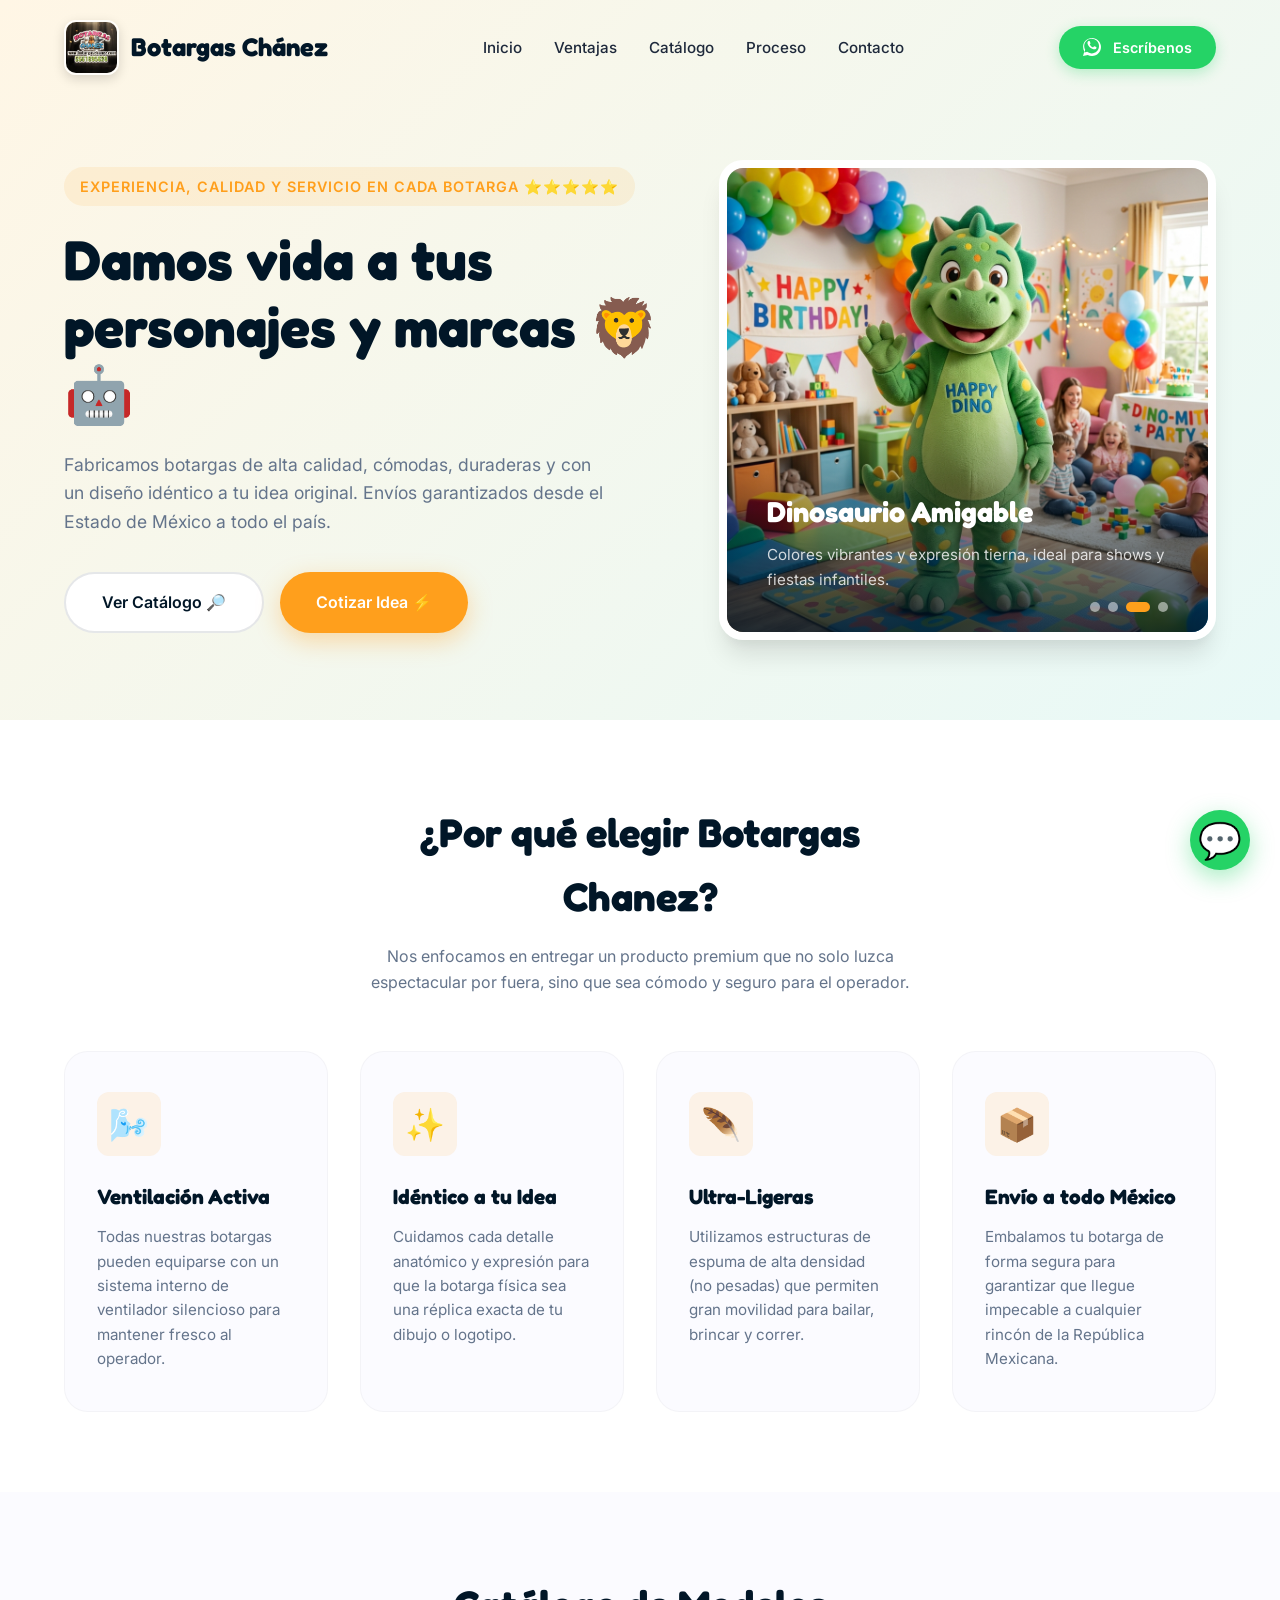
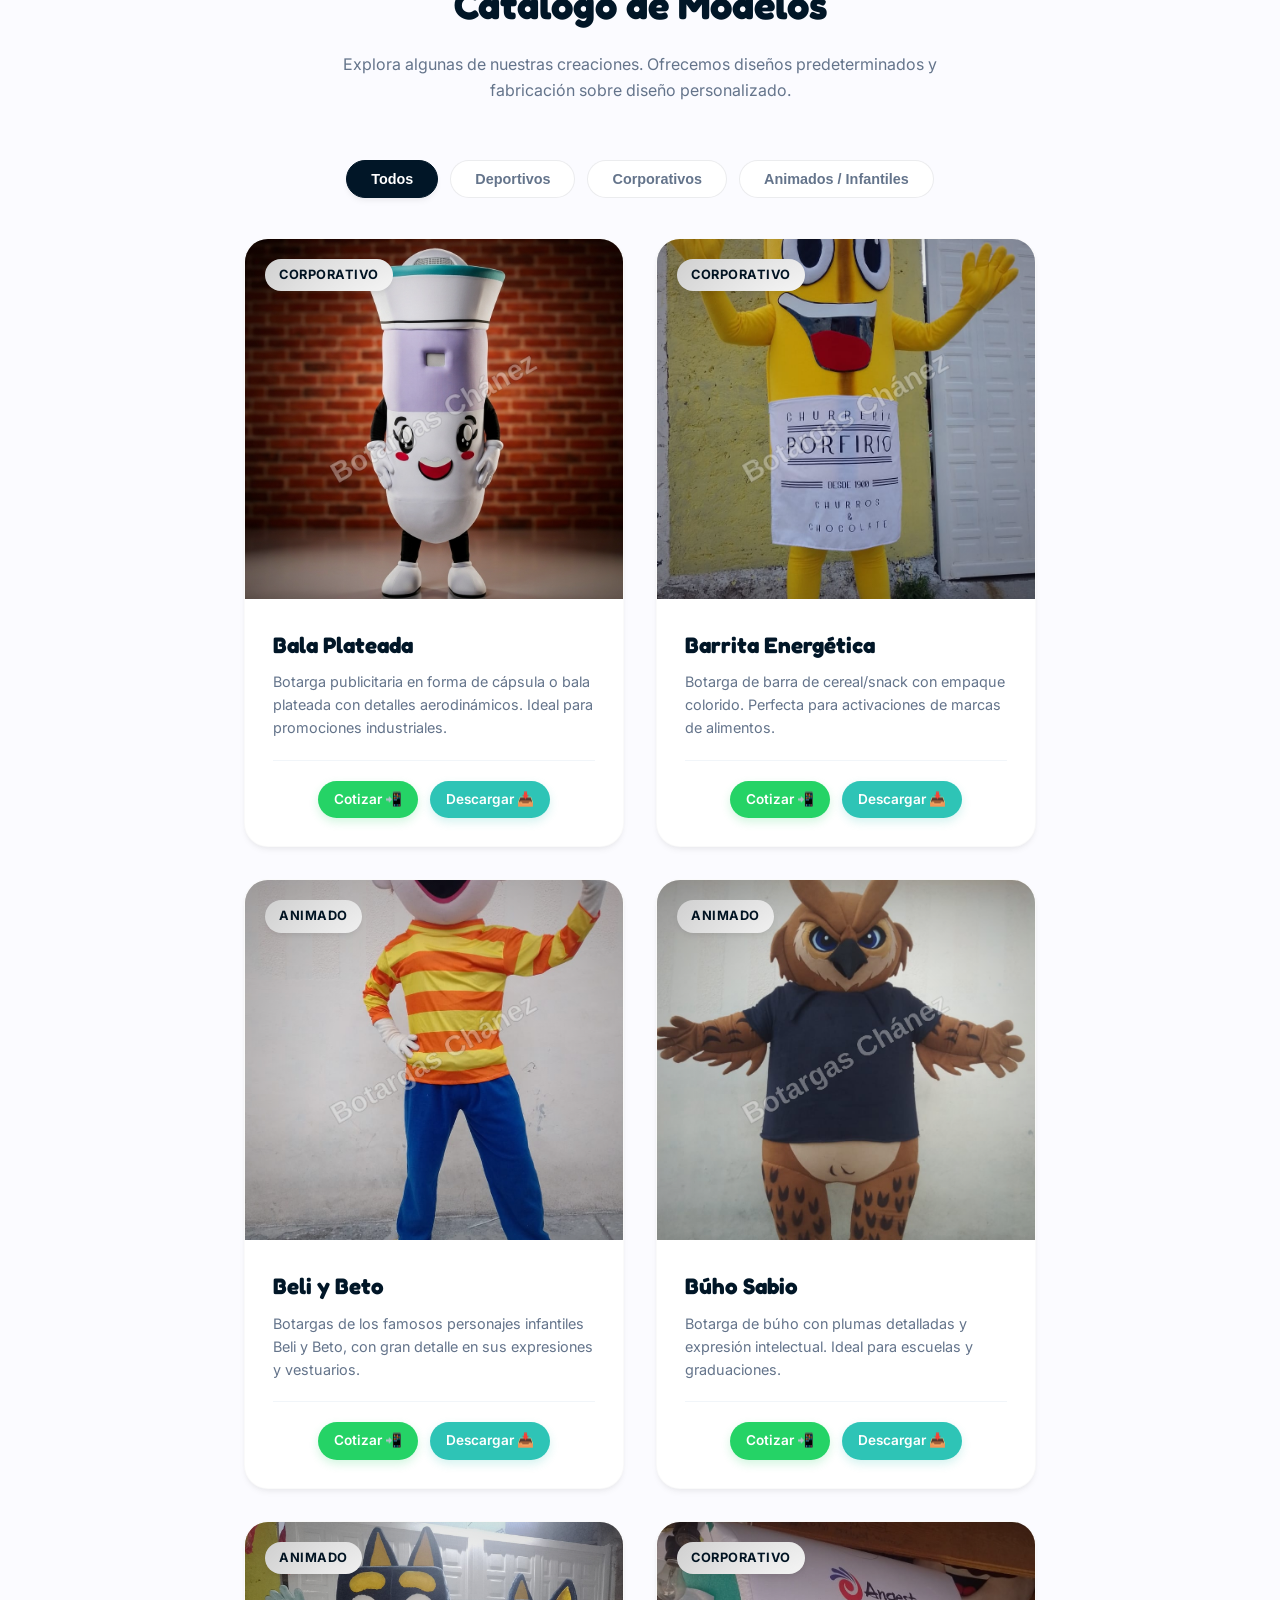
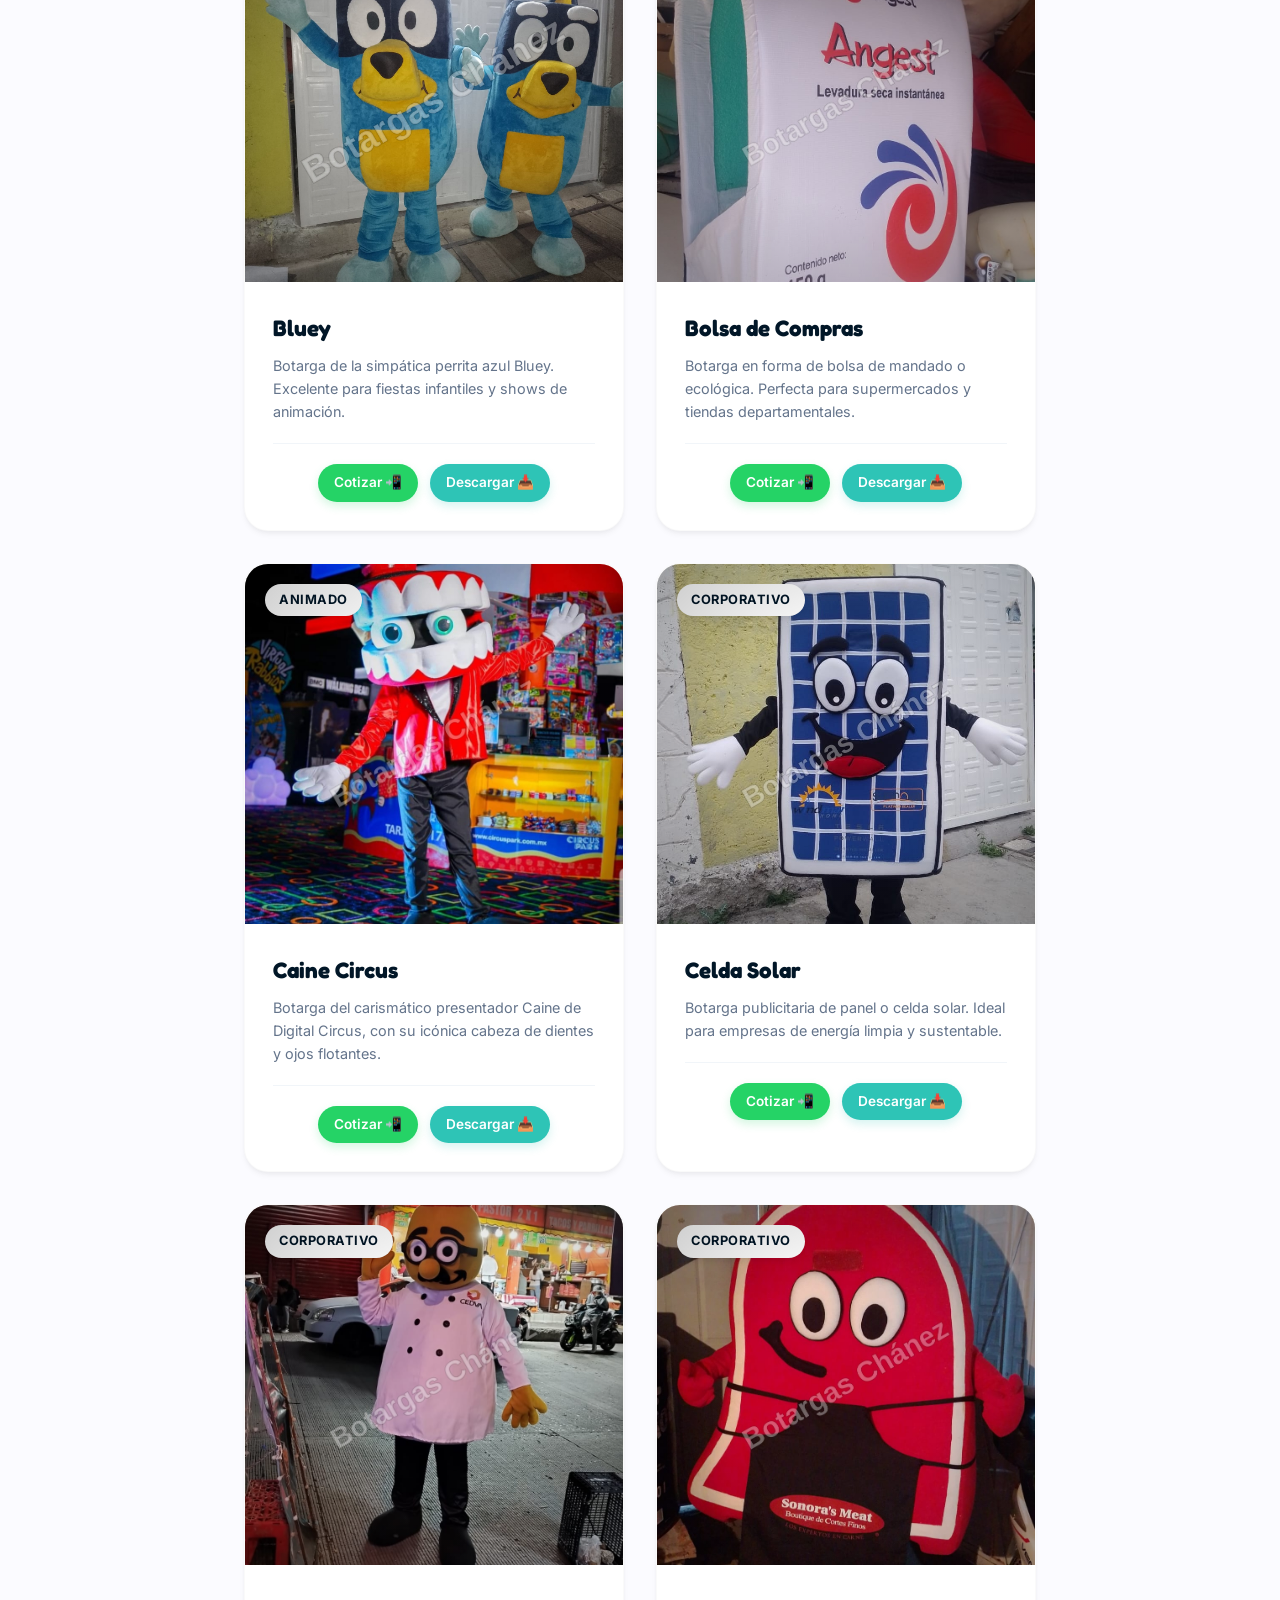
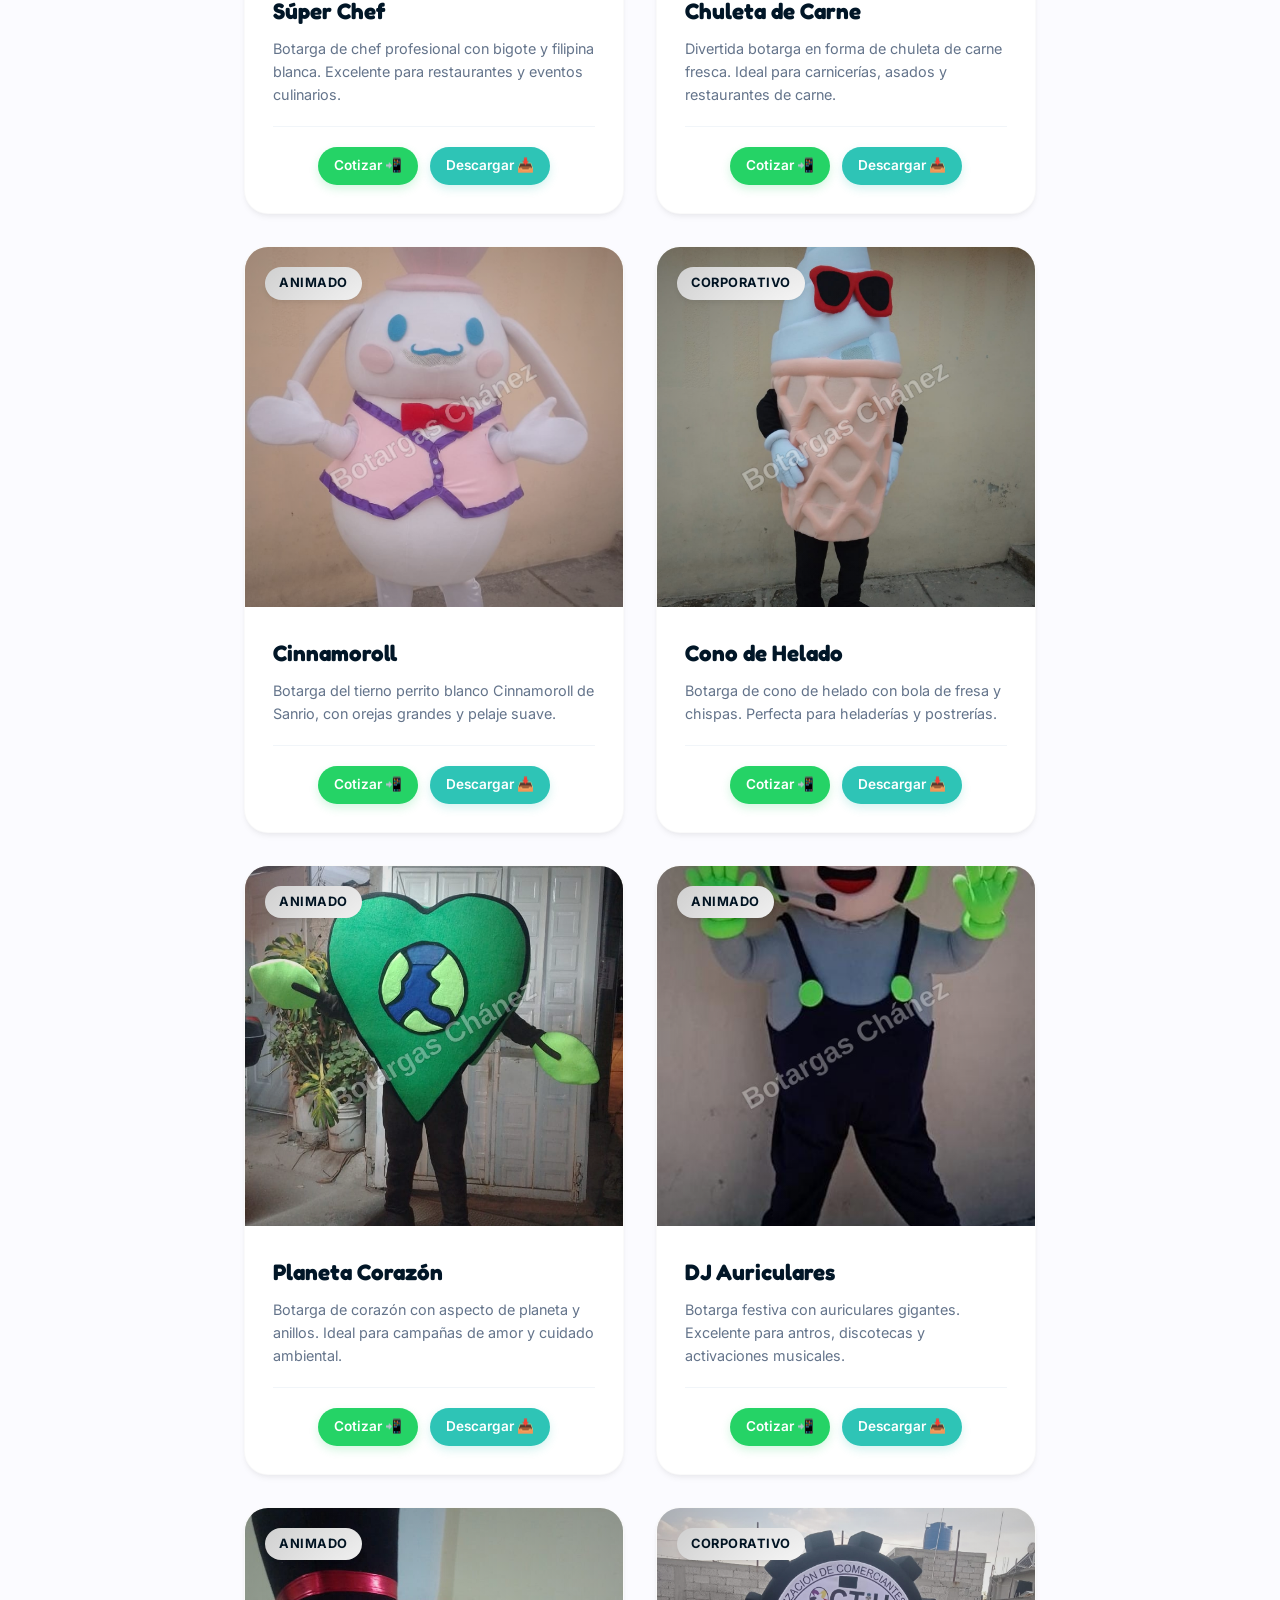
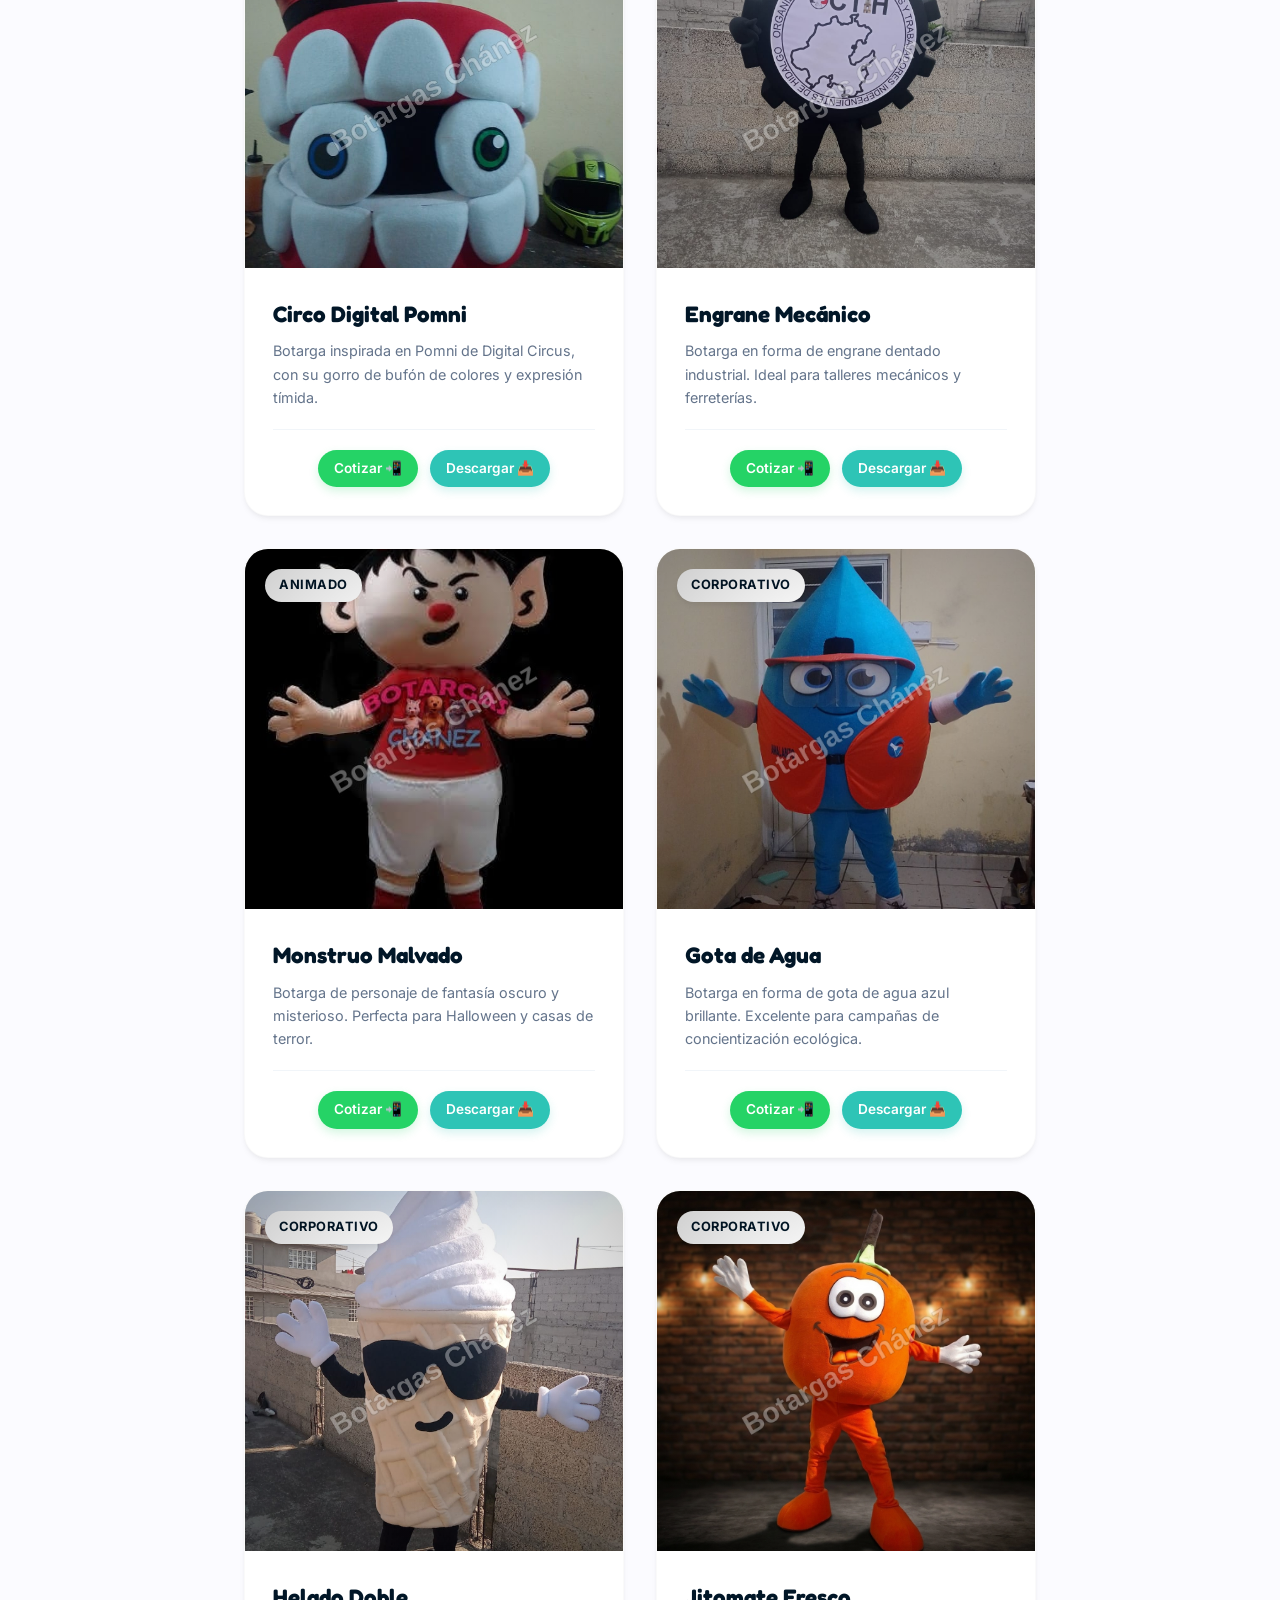
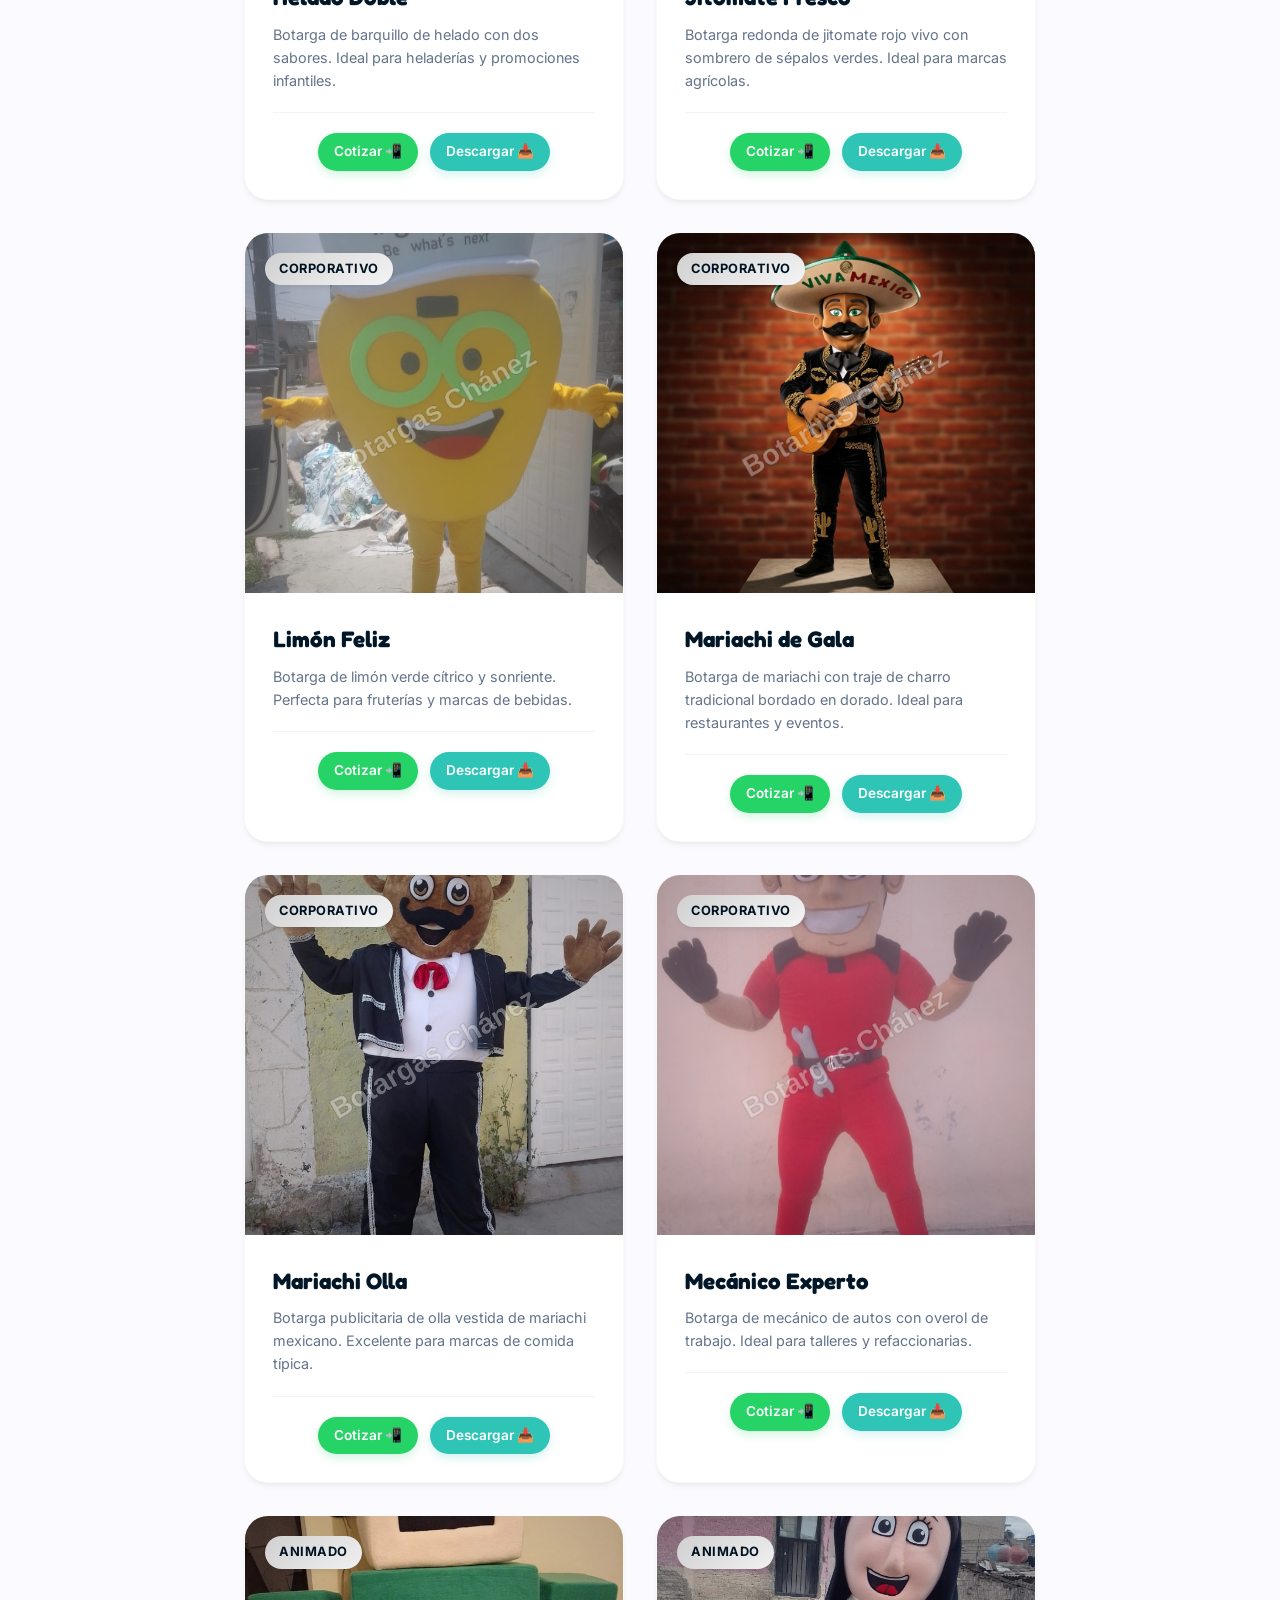
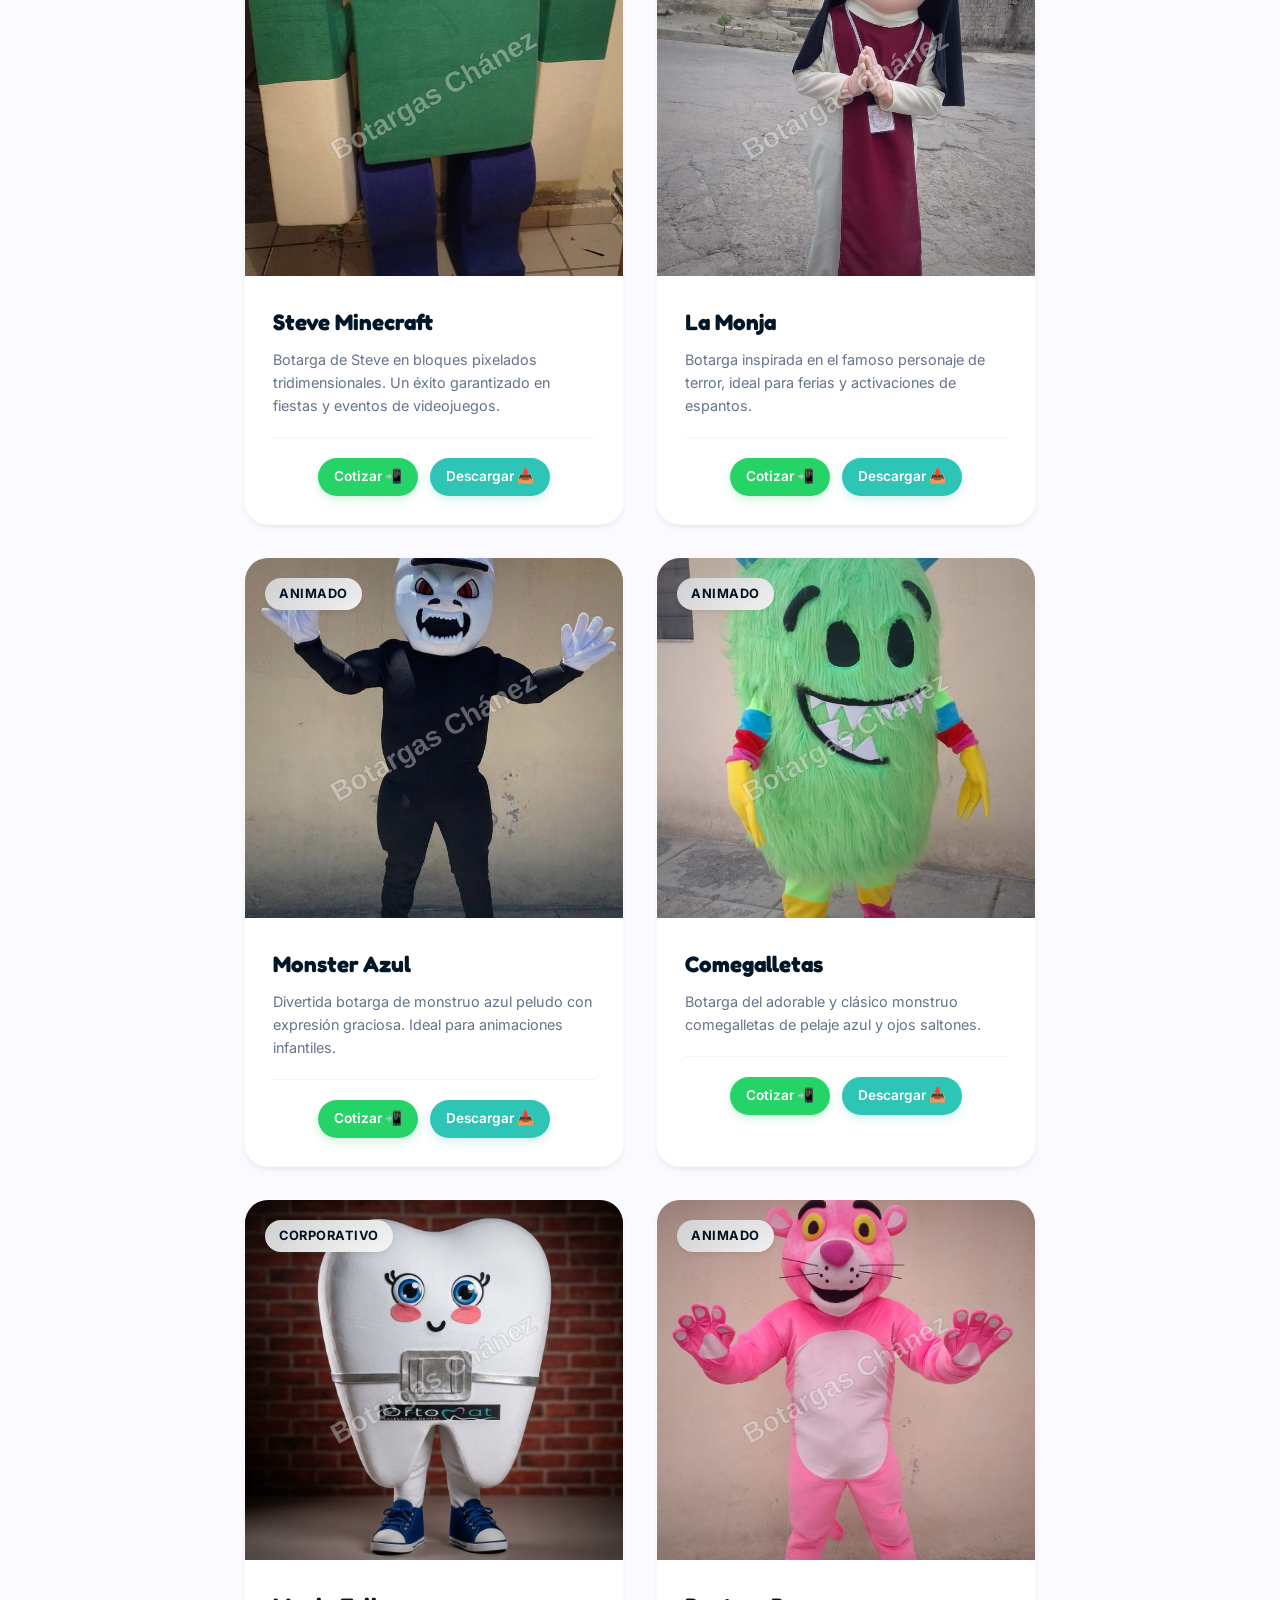
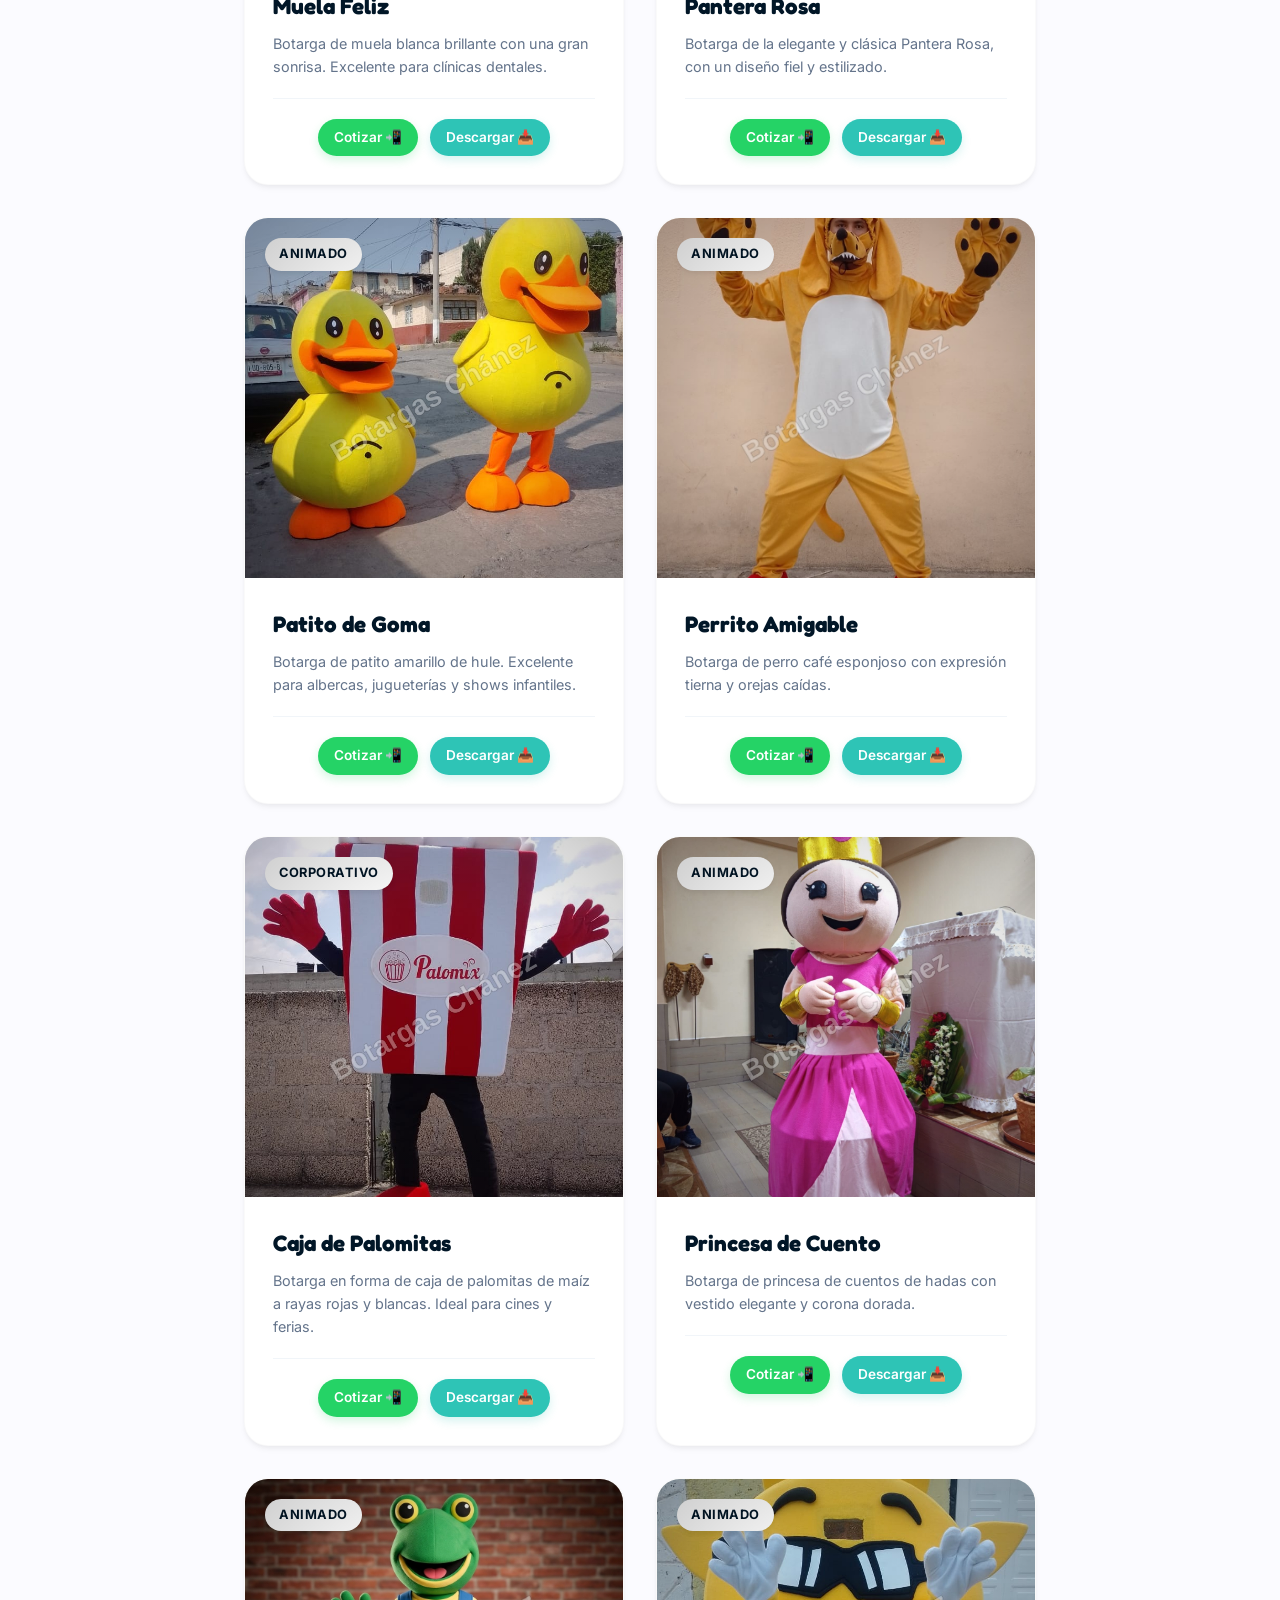
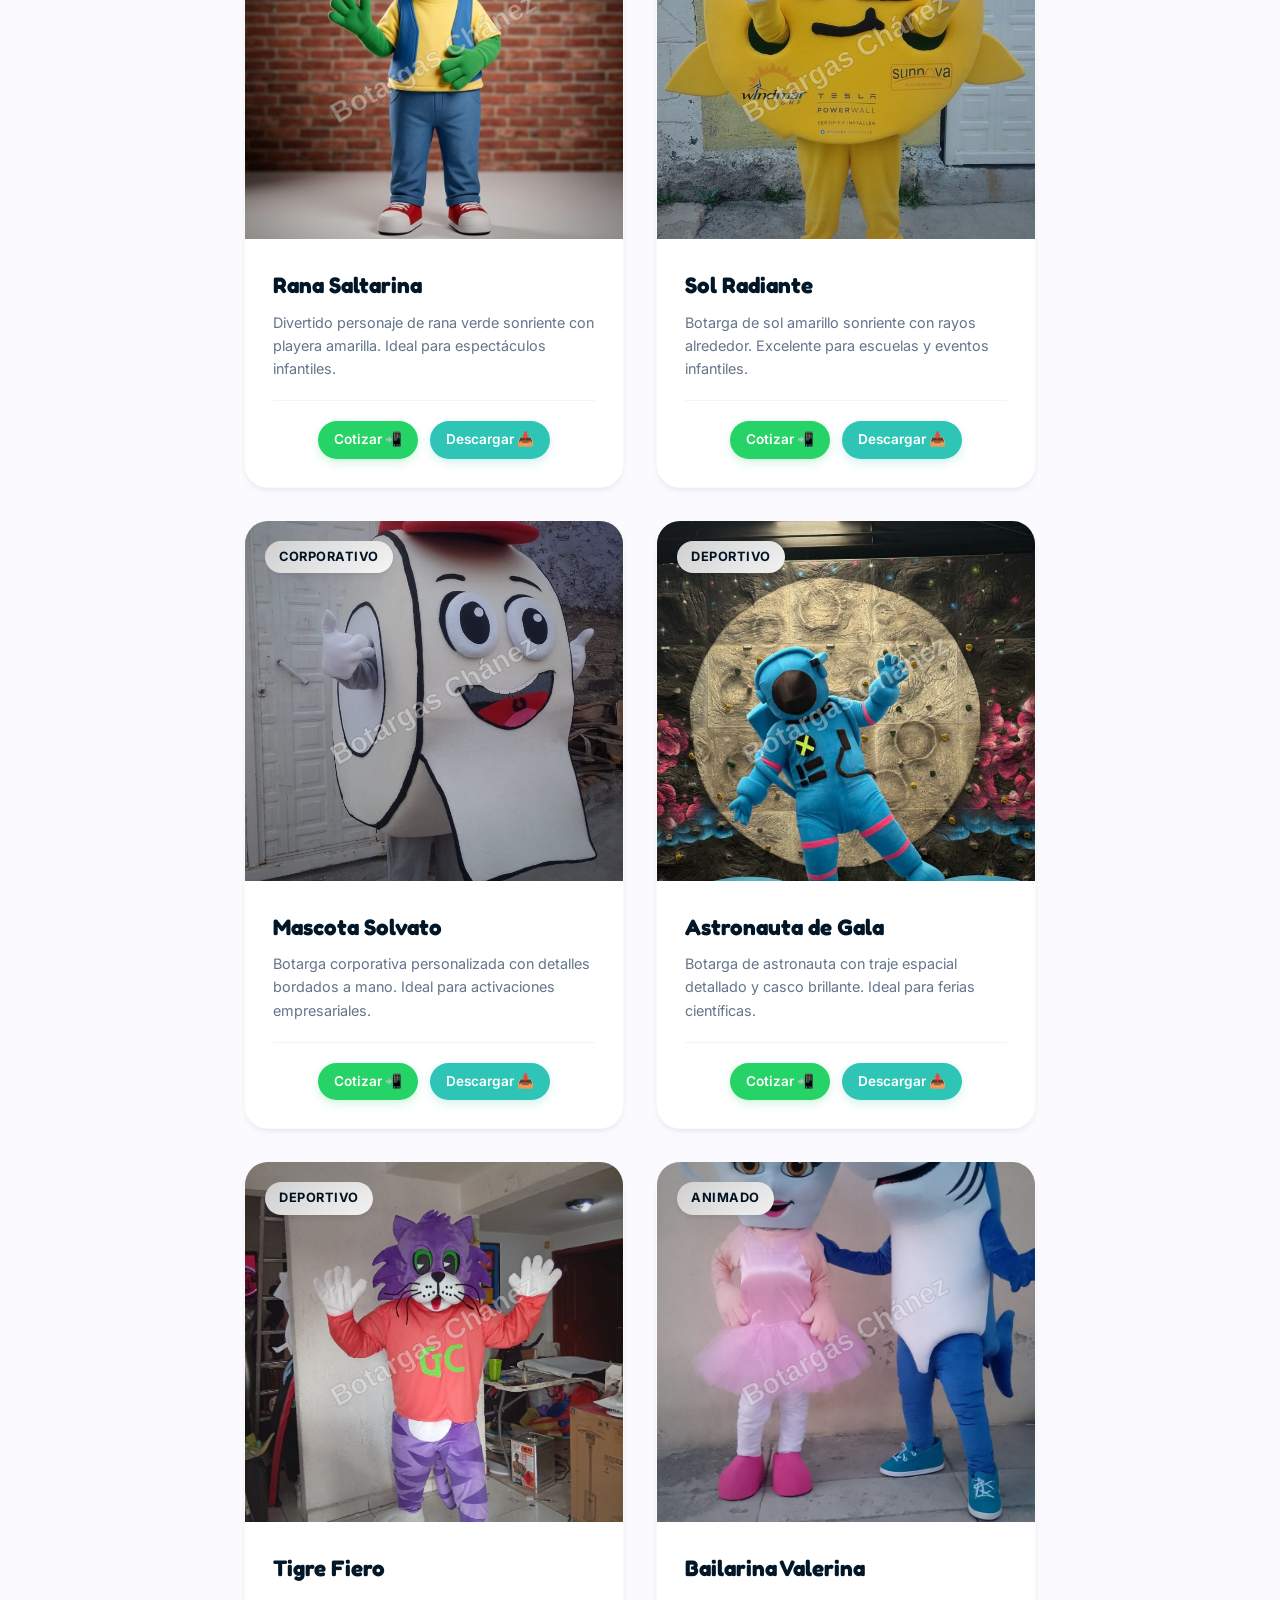
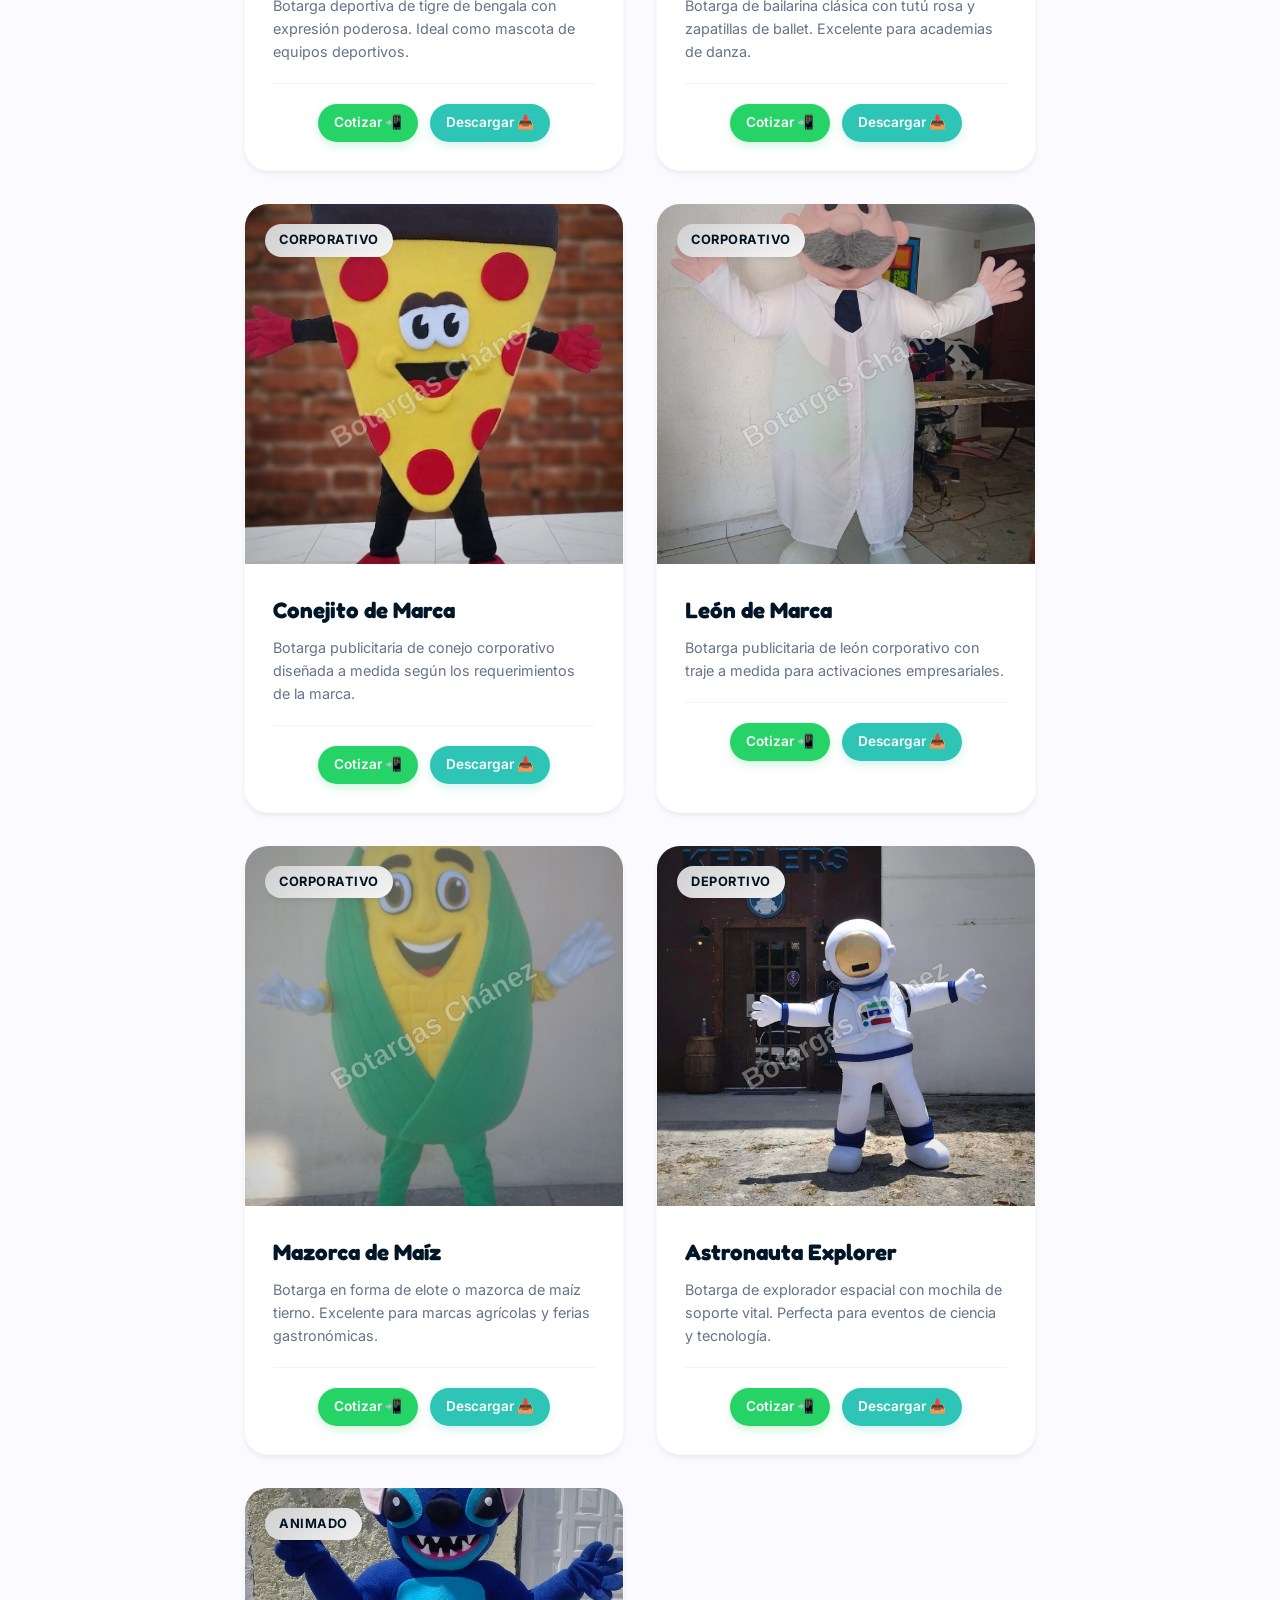
<file: index.html>
<!DOCTYPE html>
<html lang="es">
<head>
    <meta charset="UTF-8">
    <meta name="viewport" content="width=device-width, initial-scale=1.0">
    <title>Botargas Chanez - Venta y Fabricación de Botargas Premium</title>
    <meta name="description" content="En Botargas Chanez damos vida a tus ideas con botargas de alta calidad, ultra-ligeras, cómodas y con envíos a todo México. ¡Cotiza hoy mismo por WhatsApp!">
    <link rel="stylesheet" href="styles.css">
</head>
<body>

    <!-- Header / Navigation -->
    <header>
        <div class="container nav-container">
            <a href="#" class="logo">
                <img src="assets/logo.jpg" alt="Botargas Chanez Logo" class="logo-img">
                <span class="logo-text">Botargas Chánez</span>
            </a>
            
            <button class="nav-toggle" aria-label="Abrir menú">
                ☰
            </button>

            <nav>
                <ul>
                    <li><a href="#inicio">Inicio</a></li>
                    <li><a href="#ventajas">Ventajas</a></li>
                    <li><a href="#catalogo">Catálogo</a></li>
                    <li><a href="#proceso">Proceso</a></li>
                    <li><a href="#" data-wa-action="general-contact">Contacto</a></li>
                </ul>
            </nav>

            <a href="#" class="btn-header btn-header-wa" data-wa-action="general-contact">
                <svg class="wa-icon" viewBox="0 0 24 24" width="18" height="18" fill="currentColor" style="margin-right: 4px;">
                    <path d="M.057 24l1.687-6.163c-1.041-1.804-1.588-3.849-1.587-5.946C.06 5.348 5.397.01 12.008.01c3.202.001 6.212 1.246 8.477 3.514 2.266 2.268 3.507 5.28 3.505 8.484-.004 6.657-5.34 11.997-11.953 11.997-2.005-.001-3.973-.5-5.739-1.451L0 24zm6.59-4.846c1.6.95 3.188 1.449 4.825 1.451 5.436 0 9.86-4.42 9.864-9.864.002-2.637-1.03-5.114-2.904-6.989-1.873-1.876-4.35-2.907-6.991-2.909-5.439 0-9.865 4.422-9.87 9.867-.001 1.767.469 3.491 1.361 5.018l-.989 3.607 3.704-.975zm10.742-7.234c-.297-.149-1.758-.868-2.031-.967-.272-.099-.47-.149-.669.149-.198.297-.768.967-.941 1.165-.173.198-.347.223-.644.074-.297-.149-1.255-.462-2.39-1.475-.883-.788-1.48-1.761-1.653-2.059-.173-.297-.018-.458.13-.606.134-.133.297-.347.446-.521.151-.172.2-.296.3-.495.099-.198.05-.371-.025-.52-.075-.149-.669-1.612-.916-2.207-.242-.579-.487-.5-.669-.51-.173-.008-.371-.01-.568-.01-.198 0-.52.074-.792.372-.272.297-1.04 1.016-1.04 2.479 0 1.462 1.065 2.875 1.213 3.074.149.198 2.095 3.2 5.076 4.487.709.306 1.263.489 1.694.626.712.226 1.36.194 1.872.118.571-.085 1.758-.719 2.006-1.413.248-.695.248-1.29.173-1.414-.074-.124-.272-.198-.57-.347z"/>
                </svg>
                Escríbenos
            </a>
        </div>
    </header>

    <!-- Hero Section -->
    <section id="inicio" class="hero gradient-bg">
        <div class="container hero-grid">
            <div class="hero-content">
                <span class="tagline">Experiencia, calidad y servicio en cada botarga ⭐⭐⭐⭐⭐</span>
                <h1>Damos vida a tus personajes y marcas 🦁🤖</h1>
                <p>Fabricamos botargas de alta calidad, cómodas, duraderas y con un diseño idéntico a tu idea original. Envíos garantizados desde el Estado de México a todo el país.</p>
                <div class="cta-group">
                    <a href="#catalogo" class="btn btn-secondary">Ver Catálogo 🔎</a>
                    <a href="#" class="btn btn-primary" data-wa-action="custom-inquiry">Cotizar Idea ⚡</a>
                </div>
            </div>
            
            <!-- Interactive Carousel -->
            <div class="hero-carousel">
                <!-- Slide 1: Lion -->
                <div class="carousel-slide active" style="background-image: url('assets/lion.png');">
                    <div class="slide-content">
                        <h3>Mascota Deportiva León</h3>
                        <p>Diseño robusto, materiales extra livianos y máxima ventilación para la cancha.</p>
                    </div>
                </div>
                <!-- Slide 2: Robot -->
                <div class="carousel-slide" style="background-image: url('assets/robot.png');">
                    <div class="slide-content">
                        <h3>Botarga Corporativa Robot</h3>
                        <p>Perfecta para promociones comerciales y activaciones de marca tecnológicas.</p>
                    </div>
                </div>
                <!-- Slide 3: Dino -->
                <div class="carousel-slide" style="background-image: url('assets/dino.png');">
                    <div class="slide-content">
                        <h3>Dinosaurio Amigable</h3>
                        <p>Colores vibrantes y expresión tierna, ideal para shows y fiestas infantiles.</p>
                    </div>
                </div>
                <!-- Slide 4: Cocinero -->
                <div class="carousel-slide" style="background-image: url('assets/cocinero.jpg');">
                    <div class="slide-content">
                        <h3>Cocinero Sonriente</h3>
                        <p>Botarga de chef con expresión amigable, ideal para restaurantes, panaderías y activaciones gastronómicas.</p>
                    </div>
                </div>
                
                <!-- Dots navigation -->
                <div class="carousel-dots">
                    <span class="dot active"></span>
                    <span class="dot"></span>
                    <span class="dot"></span>
                    <span class="dot"></span>
                </div>
            </div>
        </div>
    </section>

    <!-- Why Choose Us / Ventajas -->
    <section id="ventajas" class="features">
        <div class="container">
            <div class="section-header">
                <h2>¿Por qué elegir Botargas Chanez?</h2>
                <p>Nos enfocamos en entregar un producto premium que no solo luzca espectacular por fuera, sino que sea cómodo y seguro para el operador.</p>
            </div>
            
            <div class="features-grid">
                <!-- Card 1 -->
                <div class="feature-card">
                    <div class="feature-icon">🌬️</div>
                    <h3>Ventilación Activa</h3>
                    <p>Todas nuestras botargas pueden equiparse con un sistema interno de ventilador silencioso para mantener fresco al operador.</p>
                </div>
                <!-- Card 2 -->
                <div class="feature-card">
                    <div class="feature-icon">✨</div>
                    <h3>Idéntico a tu Idea</h3>
                    <p>Cuidamos cada detalle anatómico y expresión para que la botarga física sea una réplica exacta de tu dibujo o logotipo.</p>
                </div>
                <!-- Card 3 -->
                <div class="feature-card">
                    <div class="feature-icon">🪶</div>
                    <h3>Ultra-Ligeras</h3>
                    <p>Utilizamos estructuras de espuma de alta densidad (no pesadas) que permiten gran movilidad para bailar, brincar y correr.</p>
                </div>
                <!-- Card 4 -->
                <div class="feature-card">
                    <div class="feature-icon">📦</div>
                    <h3>Envío a todo México</h3>
                    <p>Embalamos tu botarga de forma segura para garantizar que llegue impecable a cualquier rincón de la República Mexicana.</p>
                </div>
            </div>
        </div>
    </section>

    <!-- Catalog Section -->
    <section id="catalogo" class="catalog">
        <div class="container">
            <div class="section-header">
                <h2>Catálogo de Modelos</h2>
                <p>Explora algunas de nuestras creaciones. Ofrecemos diseños predeterminados y fabricación sobre diseño personalizado.</p>
            </div>
            
            <!-- Filters -->
            <div class="catalog-filters">
                <button class="filter-btn active" data-filter="all">Todos</button>
                <button class="filter-btn" data-filter="deportivos">Deportivos</button>
                <button class="filter-btn" data-filter="corporativos">Corporativos</button>
                <button class="filter-btn" data-filter="animados">Animados / Infantiles</button>
            </div>
            
            <!-- Catalog Grid -->
            <div class="catalog-grid" id="catalog-grid">
                <!-- Cargado dinámicamente por JavaScript -->
            </div>
        </div>
    </section>

    <!-- Creation Process / Proceso -->
    <section id="proceso" class="process">
        <div class="container">
            <div class="section-header">
                <h2>¿Cómo fabricamos tu Botarga?</h2>
                <p>Nuestra metodología asegura que estés enterado y conforme en cada etapa del desarrollo de tu personaje.</p>
            </div>
            
            <div class="process-grid">
                <!-- Step 1 -->
                <div class="process-step">
                    <div class="step-num">1</div>
                    <h3>Diseño e Idea</h3>
                    <p>Nos envías tu logotipo, personaje en 2D o simplemente nos platicas tu idea para hacer el boceto inicial.</p>
                </div>
                <!-- Step 2 -->
                <div class="process-step">
                    <div class="step-num">2</div>
                    <h3>Modelado 3D</h3>
                    <p>Diseñamos la estructura en modelado 3D para definir proporciones y que apruebes los rasgos del personaje.</p>
                </div>
                <!-- Step 3 -->
                <div class="process-step">
                    <div class="step-num">3</div>
                    <h3>Estructura y Textil</h3>
                    <p>Tallamos la espuma, confeccionamos los textiles premium y agregamos los detalles de ventilación y soporte.</p>
                </div>
                <!-- Step 4 -->
                <div class="process-step">
                    <div class="step-num">4</div>
                    <h3>Envío y Sonrisas</h3>
                    <p>Empacamos perfectamente la botarga y te la enviamos con guía rastreable hasta tu ubicación.</p>
                </div>
            </div>
        </div>
    </section>

    <!-- Custom Mascot Banner -->
    <section class="custom-banner gradient-bg">
        <div class="container">
            <div class="banner-card">
                <div class="banner-content">
                    <h2>¿Tienes un diseño único en mente? 🎨</h2>
                    <p>Somos expertos en fabricar botargas de fantasía a medida. Dinos qué necesitas (tamaño, colores, mecanismos internos) y te daremos la mejor solución para tu proyecto.</p>
                    <a href="#" class="btn btn-whatsapp-lg" data-wa-action="custom-inquiry">
                        Cotizar Diseño Personalizado por WhatsApp
                    </a>
                </div>
            </div>
        </div>
    </section>

    <!-- Footer -->
    <footer>
        <div class="container">
            <div class="footer-grid">
                <div class="footer-brand">
                    <div class="footer-logo">
                        <img src="assets/logo.jpg" alt="Botargas Chanez Logo" class="footer-logo-img">
                        <h3>Botargas Chánez</h3>
                    </div>
                    <p>Transformamos tu imaginación en personajes reales con los mejores materiales del mercado mexicano.</p>
                    <div class="social-icons">
                        <a href="https://www.facebook.com/botargasChanez/" target="_blank" class="social-btn" aria-label="Facebook">FB</a>
                        <a href="#" class="social-btn" aria-label="Instagram">IG</a>
                        <a href="#" class="social-btn" aria-label="TikTok">TK</a>
                    </div>
                </div>
                
                <div class="footer-links">
                    <h4>Navegación</h4>
                    <ul>
                        <li><a href="#inicio">Inicio</a></li>
                        <li><a href="#ventajas">Ventajas</a></li>
                        <li><a href="#catalogo">Catálogo</a></li>
                        <li><a href="#proceso">Proceso</a></li>
                    </ul>
                </div>
                
                <div class="footer-contact">
                    <h4>Ubicación y Contacto</h4>
                    <p><span>📍</span> Calle Jilguero 29-60, Ciudad Cuauhtémoc, C.P. 55067, Ecatepec de Morelos, Estado de México</p>
                    <p><span>📞</span> +52 55 6189 5628</p>
                    <p><span>✉️</span> ventas@botargaschanez.com</p>
                </div>
            </div>
            
            <div class="footer-bottom">
                <p>&copy; 2026 Botargas Chanez. Todos los derechos reservados.</p>
                <p>Diseñado con pasión ✨</p>
            </div>
        </div>
    </footer>

    <!-- Floating WhatsApp Widget -->
    <div class="whatsapp-widget">
        <div class="whatsapp-tooltip">¿Te cotizamos alguna botarga?</div>
        <div class="whatsapp-bubble" data-wa-action="general-contact" aria-label="Cotizar por WhatsApp">
            💬
        </div>
    </div>

    <!-- Main JavaScript -->
    <script src="app.js"></script>
</body>
</html>
</file>
<file: styles.css>
/* Import Google Fonts */
@import url('https://fonts.googleapis.com/css2?family=Fredoka:wght@400;500;600;700&family=Inter:wght@300;400;500;600;700&display=swap');

/* CSS Variables */
:root {
    --primary: #FF9F1C;
    --primary-light: #FFB703;
    --secondary: #2EC4B6;
    --secondary-dark: #0f9b8e;
    --dark: #011627;
    --light: #FBFBFF;
    --text-dark: #1E293B;
    --text-light: #64748B;
    --white: #FFFFFF;
    --whatsapp-color: #25D366;
    --whatsapp-hover: #128C7E;
    
    /* Fonts */
    --font-title: 'Fredoka', sans-serif;
    --font-body: 'Inter', sans-serif;
    
    /* Shadows & Effects */
    --shadow-sm: 0 4px 6px -1px rgba(0, 0, 0, 0.05), 0 2px 4px -1px rgba(0, 0, 0, 0.03);
    --shadow-md: 0 10px 15px -3px rgba(0, 0, 0, 0.08), 0 4px 6px -2px rgba(0, 0, 0, 0.04);
    --shadow-lg: 0 20px 25px -5px rgba(0, 0, 0, 0.1), 0 10px 10px -5px rgba(0, 0, 0, 0.04);
    --shadow-glass: 0 8px 32px 0 rgba(31, 38, 135, 0.07);
    --transition: all 0.3s cubic-bezier(0.4, 0, 0.2, 1);
    --border-radius: 24px;
    --border-radius-sm: 12px;
}

/* Reset and Base Styles */
* {
    margin: 0;
    padding: 0;
    box-sizing: border-box;
}

html {
    scroll-behavior: smooth;
}

body {
    font-family: var(--font-body);
    background-color: var(--light);
    color: var(--text-dark);
    overflow-x: hidden;
    line-height: 1.6;
}

h1, h2, h3, h4 {
    font-family: var(--font-title);
    color: var(--dark);
}

a {
    text-decoration: none;
    color: inherit;
    transition: var(--transition);
}

img {
    max-width: 100%;
    height: auto;
    display: block;
}

/* Container */
.container {
    width: 100%;
    max-width: 1200px;
    margin: 0 auto;
    padding: 0 24px;
}

/* Custom Gradients */
.gradient-bg {
    background: linear-gradient(135deg, #FFF6E5 0%, #E8F9F7 100%);
}

.gradient-text {
    background: linear-gradient(135deg, var(--primary) 0%, var(--secondary) 100%);
    -webkit-background-clip: text;
    -webkit-text-fill-color: transparent;
}

/* Header & Navigation */
header {
    position: fixed;
    top: 0;
    left: 0;
    width: 100%;
    z-index: 1000;
    padding: 20px 0;
    transition: var(--transition);
}

header.scrolled {
    padding: 12px 0;
    background: rgba(255, 255, 255, 0.85);
    backdrop-filter: blur(20px);
    -webkit-backdrop-filter: blur(20px);
    box-shadow: var(--shadow-sm);
    border-bottom: 1px solid rgba(255, 255, 255, 0.4);
}

.nav-container {
    display: flex;
    justify-content: space-between;
    align-items: center;
}

.logo {
    display: flex;
    align-items: center;
    gap: 12px;
}

.logo-text {
    font-family: var(--font-title);
    font-size: clamp(1.2rem, 4vw, 1.6rem);
    font-weight: 700;
    color: var(--dark);
    transition: var(--transition);
}

.logo:hover .logo-text {
    color: var(--primary);
}

.logo-img {
    height: 55px;
    width: auto;
    border-radius: 12px;
    box-shadow: 0 4px 12px rgba(0, 0, 0, 0.15);
    transition: var(--transition);
    border: 2px solid rgba(255, 255, 255, 0.8);
}

.logo:hover .logo-img {
    transform: translateY(-2px) scale(1.05);
    box-shadow: 0 6px 16px rgba(0, 0, 0, 0.25);
}

nav ul {
    display: flex;
    list-style: none;
    gap: 32px;
}

nav ul li a {
    font-weight: 500;
    font-size: 0.95rem;
    color: var(--text-dark);
    position: relative;
    padding: 6px 0;
}

nav ul li a::after {
    content: '';
    position: absolute;
    bottom: 0;
    left: 0;
    width: 0;
    height: 3px;
    background: var(--primary);
    border-radius: 2px;
    transition: var(--transition);
}

nav ul li a:hover {
    color: var(--primary);
}

nav ul li a:hover::after {
    width: 100%;
}

.btn-header {
    background-color: var(--secondary);
    color: var(--white);
    padding: 10px 24px;
    border-radius: 50px;
    font-weight: 600;
    font-size: 0.9rem;
    display: flex;
    align-items: center;
    gap: 8px;
    box-shadow: 0 4px 14px rgba(46, 196, 182, 0.3);
}

.btn-header:hover {
    background-color: var(--secondary-dark);
    transform: translateY(-2px);
    box-shadow: 0 6px 20px rgba(46, 196, 182, 0.4);
}

.btn-header-wa {
    background-color: var(--whatsapp-color);
    box-shadow: 0 4px 14px rgba(37, 211, 102, 0.3);
}

.btn-header-wa:hover {
    background-color: var(--whatsapp-hover);
    box-shadow: 0 6px 20px rgba(37, 211, 102, 0.4);
}

/* Mobile Nav Toggle */
.nav-toggle {
    display: none;
    background: none;
    border: none;
    font-size: 1.8rem;
    color: var(--dark);
    cursor: pointer;
}

/* Hero Section */
.hero {
    padding: 160px 0 80px;
    position: relative;
    overflow: hidden;
}

.hero-grid {
    display: grid;
    grid-template-columns: 1.1fr 0.9fr;
    gap: 48px;
    align-items: center;
}

.hero-content {
    animation: fadeInUp 0.8s ease;
}

.tagline {
    display: inline-block;
    background: rgba(255, 159, 28, 0.1);
    color: var(--primary);
    padding: 8px 16px;
    border-radius: 50px;
    font-weight: 600;
    font-size: 0.9rem;
    margin-bottom: 20px;
    text-transform: uppercase;
    letter-spacing: 1px;
}

.hero h1 {
    font-size: 3.5rem;
    line-height: 1.2;
    margin-bottom: 24px;
}

.hero p {
    font-size: 1.1rem;
    color: var(--text-light);
    margin-bottom: 36px;
    max-width: 540px;
}

.cta-group {
    display: flex;
    gap: 16px;
    flex-wrap: wrap;
}

.btn {
    display: inline-flex;
    align-items: center;
    gap: 10px;
    padding: 16px 36px;
    border-radius: 50px;
    font-weight: 600;
    font-size: 1rem;
    cursor: pointer;
    transition: var(--transition);
}

.btn-primary {
    background-color: var(--primary);
    color: var(--white);
    box-shadow: 0 8px 24px rgba(255, 159, 28, 0.35);
}

.btn-primary:hover {
    background-color: #e58a10;
    transform: translateY(-3px);
    box-shadow: 0 12px 30px rgba(255, 159, 28, 0.45);
}

.btn-secondary {
    background-color: var(--white);
    color: var(--dark);
    border: 2px solid rgba(1, 22, 39, 0.1);
}

.btn-secondary:hover {
    background-color: var(--dark);
    color: var(--white);
    border-color: var(--dark);
    transform: translateY(-3px);
    box-shadow: var(--shadow-md);
}

/* Hero Carousel */
.hero-carousel {
    position: relative;
    width: 100%;
    height: 480px;
    border-radius: var(--border-radius);
    overflow: hidden;
    box-shadow: var(--shadow-lg);
    border: 8px solid var(--white);
    animation: scaleIn 0.8s ease;
}

.carousel-slide {
    position: absolute;
    top: 0;
    left: 0;
    width: 100%;
    height: 100%;
    opacity: 0;
    transition: opacity 0.8s ease-in-out;
    background-size: cover;
    background-position: center;
    display: flex;
    align-items: flex-end;
    padding: 40px;
}

.carousel-slide::after {
    content: '';
    position: absolute;
    bottom: 0;
    left: 0;
    width: 100%;
    height: 50%;
    background: linear-gradient(to top, rgba(1, 22, 39, 0.8) 0%, transparent 100%);
    z-index: 1;
}

.carousel-slide.active {
    opacity: 1;
}

.slide-content {
    position: relative;
    z-index: 2;
    color: var(--white);
}

.slide-content h3 {
    color: var(--white);
    font-size: 1.8rem;
    margin-bottom: 8px;
}

.slide-content p {
    color: rgba(255, 255, 255, 0.8);
    font-size: 0.95rem;
    margin: 0;
}

.carousel-dots {
    position: absolute;
    bottom: 20px;
    right: 40px;
    z-index: 10;
    display: flex;
    gap: 8px;
}

.dot {
    width: 10px;
    height: 10px;
    border-radius: 50%;
    background: rgba(255, 255, 255, 0.5);
    cursor: pointer;
    transition: var(--transition);
}

.dot.active {
    background: var(--primary);
    width: 24px;
    border-radius: 10px;
}

/* Features Section */
.features {
    padding: 80px 0;
    background-color: var(--white);
}

.section-header {
    text-align: center;
    max-width: 600px;
    margin: 0 auto 56px;
}

.section-header h2 {
    font-size: 2.5rem;
    margin-bottom: 16px;
}

.section-header p {
    color: var(--text-light);
}

.features-grid {
    display: grid;
    grid-template-columns: repeat(auto-fit, minmax(260px, 1fr));
    gap: 32px;
}

.feature-card {
    background: var(--light);
    padding: 40px 32px;
    border-radius: var(--border-radius);
    transition: var(--transition);
    border: 1px solid rgba(0, 0, 0, 0.03);
}

.feature-card:hover {
    transform: translateY(-8px);
    background: var(--white);
    box-shadow: var(--shadow-lg);
    border-color: rgba(255, 159, 28, 0.1);
}

.feature-icon {
    width: 64px;
    height: 64px;
    background: rgba(255, 159, 28, 0.1);
    color: var(--primary);
    border-radius: var(--border-radius-sm);
    display: flex;
    align-items: center;
    justify-content: center;
    font-size: 2rem;
    margin-bottom: 24px;
    transition: var(--transition);
}

.feature-card:hover .feature-icon {
    background: var(--primary);
    color: var(--white);
    transform: rotate(-5deg) scale(1.05);
}

.feature-card h3 {
    font-size: 1.3rem;
    margin-bottom: 12px;
}

.feature-card p {
    color: var(--text-light);
    font-size: 0.95rem;
}

/* Catalog Section */
.catalog {
    padding: 80px 0;
}

.catalog-filters {
    display: flex;
    justify-content: center;
    gap: 12px;
    margin-bottom: 40px;
    flex-wrap: wrap;
}

.filter-btn {
    background-color: var(--white);
    border: 1px solid rgba(1, 22, 39, 0.08);
    padding: 10px 24px;
    border-radius: 50px;
    font-weight: 600;
    font-size: 0.9rem;
    cursor: pointer;
    transition: var(--transition);
    color: var(--text-light);
}

.filter-btn.active, .filter-btn:hover {
    background-color: var(--dark);
    color: var(--white);
    border-color: var(--dark);
    box-shadow: var(--shadow-sm);
}

.catalog-grid {
    display: grid;
    grid-template-columns: repeat(auto-fit, minmax(300px, 380px));
    gap: 32px;
    justify-content: center;
}

.catalog-item {
    background: var(--white);
    border-radius: var(--border-radius);
    overflow: hidden;
    box-shadow: var(--shadow-sm);
    border: 1px solid rgba(0, 0, 0, 0.02);
    transition: var(--transition);
}

.catalog-item:hover {
    transform: translateY(-8px);
    box-shadow: var(--shadow-lg);
}

.item-img-container {
    position: relative;
    height: 360px;
    overflow: hidden;
    background-color: #f1f5f9;
}

.item-img-container::before {
    display: none;
}



.item-img-container::after {
    content: '';
    position: absolute;
    top: 0;
    left: 0;
    width: 100%;
    height: 100%;
    background: radial-gradient(circle, transparent 40%, rgba(0, 0, 0, 0.3) 120%);
    pointer-events: none;
    z-index: 2;
}

.item-img-container img {
    width: 100%;
    height: 100%;
    object-fit: cover;
    transition: transform 0.5s ease;
}

.catalog-item:hover .item-img-container img {
    transform: scale(1.05);
}

.item-tag {
    position: absolute;
    top: 20px;
    left: 20px;
    background: var(--white);
    color: var(--dark);
    padding: 6px 14px;
    border-radius: 50px;
    font-size: 0.8rem;
    font-weight: 700;
    box-shadow: var(--shadow-sm);
    text-transform: uppercase;
    letter-spacing: 0.5px;
}

.item-info {
    padding: 28px;
}

.item-title {
    font-size: 1.4rem;
    margin-bottom: 8px;
}

.item-desc {
    color: var(--text-light);
    font-size: 0.9rem;
    margin-bottom: 20px;
}

.item-footer {
    display: flex;
    justify-content: center;
    gap: 12px;
    align-items: center;
    border-top: 1px solid #f1f5f9;
    padding-top: 20px;
}

.item-price {
    font-family: var(--font-title);
    font-size: 1.35rem;
    color: var(--primary);
}

.item-price span {
    font-size: 0.85rem;
    color: var(--text-light);
    font-family: var(--font-body);
}

.btn-whatsapp-sm {
    background-color: var(--whatsapp-color);
    color: var(--white);
    padding: 8px 16px;
    border-radius: 50px;
    font-size: 0.85rem;
    font-weight: 600;
    display: flex;
    align-items: center;
    gap: 6px;
    box-shadow: 0 4px 10px rgba(37, 211, 102, 0.2);
}

.btn-whatsapp-sm:hover {
    background-color: var(--whatsapp-hover);
    transform: translateY(-2px);
    box-shadow: 0 6px 14px rgba(37, 211, 102, 0.3);
}

.btn-download-sm {
    background-color: var(--secondary);
    color: var(--white);
    padding: 8px 16px;
    border-radius: 50px;
    font-size: 0.85rem;
    font-weight: 600;
    display: flex;
    align-items: center;
    gap: 6px;
    box-shadow: 0 4px 10px rgba(46, 196, 182, 0.2);
    cursor: pointer;
}

.btn-download-sm:hover {
    background-color: var(--secondary-dark);
    transform: translateY(-2px);
    box-shadow: 0 6px 14px rgba(46, 196, 182, 0.3);
}

/* Process Section */
.process {
    padding: 80px 0;
    background-color: var(--white);
}

.process-grid {
    display: grid;
    grid-template-columns: repeat(auto-fit, minmax(220px, 1fr));
    gap: 32px;
    position: relative;
}

.process-step {
    text-align: center;
    position: relative;
}

.step-num {
    width: 60px;
    height: 60px;
    background: var(--light);
    border: 3px solid var(--primary);
    color: var(--primary);
    border-radius: 50%;
    display: flex;
    align-items: center;
    justify-content: center;
    font-family: var(--font-title);
    font-size: 1.5rem;
    font-weight: 700;
    margin: 0 auto 24px;
    position: relative;
    z-index: 2;
    transition: var(--transition);
}

.process-step:hover .step-num {
    background-color: var(--primary);
    color: var(--white);
    transform: scale(1.1);
}

.process-step h3 {
    font-size: 1.25rem;
    margin-bottom: 12px;
}

.process-step p {
    color: var(--text-light);
    font-size: 0.9rem;
    padding: 0 10px;
}

/* Custom Order Banner */
.custom-banner {
    padding: 80px 0;
    position: relative;
}

.banner-card {
    background: linear-gradient(135deg, var(--dark) 0%, #032b4c 100%);
    border-radius: var(--border-radius);
    padding: 60px 40px;
    color: var(--white);
    text-align: center;
    position: relative;
    overflow: hidden;
    box-shadow: var(--shadow-lg);
}

.banner-card::before {
    content: '';
    position: absolute;
    top: -50%;
    left: -20%;
    width: 300px;
    height: 300px;
    background: rgba(255, 159, 28, 0.1);
    border-radius: 50%;
    filter: blur(50px);
}

.banner-card::after {
    content: '';
    position: absolute;
    bottom: -50%;
    right: -20%;
    width: 300px;
    height: 300px;
    background: rgba(46, 196, 182, 0.15);
    border-radius: 50%;
    filter: blur(50px);
}

.banner-content {
    position: relative;
    z-index: 5;
    max-width: 680px;
    margin: 0 auto;
}

.banner-card h2 {
    color: var(--white);
    font-size: 2.8rem;
    margin-bottom: 20px;
}

.banner-card p {
    color: rgba(255, 255, 255, 0.8);
    font-size: 1.1rem;
    margin-bottom: 36px;
}

.btn-whatsapp-lg {
    background-color: var(--whatsapp-color);
    color: var(--white);
    font-weight: 600;
    box-shadow: 0 8px 24px rgba(37, 211, 102, 0.3);
}

.btn-whatsapp-lg:hover {
    background-color: var(--whatsapp-hover);
    transform: translateY(-3px);
    box-shadow: 0 12px 30px rgba(37, 211, 102, 0.4);
}

/* Footer */
footer {
    background-color: var(--dark);
    color: var(--white);
    padding: 60px 0 30px;
}

.footer-grid {
    display: grid;
    grid-template-columns: 1.2fr 0.8fr 1fr;
    gap: 48px;
    margin-bottom: 40px;
    border-bottom: 1px solid rgba(255, 255, 255, 0.1);
    padding-bottom: 40px;
}

.footer-logo {
    display: flex;
    align-items: center;
    gap: 12px;
    margin-bottom: 20px;
}

.footer-logo-img {
    height: 45px;
    width: auto;
    border-radius: 8px;
    border: 2px solid rgba(255, 255, 255, 0.2);
}

.footer-brand h3 {
    color: var(--white);
    font-size: 1.6rem;
    margin-bottom: 0;
}

.footer-brand p {
    color: rgba(255, 255, 255, 0.7);
    font-size: 0.95rem;
    margin-bottom: 24px;
    max-width: 320px;
}

.footer-links h4, .footer-contact h4 {
    color: var(--white);
    margin-bottom: 20px;
    font-size: 1.1rem;
}

.footer-links ul {
    list-style: none;
    display: flex;
    flex-direction: column;
    gap: 12px;
}

.footer-links ul li a {
    color: rgba(255, 255, 255, 0.7);
    font-size: 0.95rem;
}

.footer-links ul li a:hover {
    color: var(--primary);
    padding-left: 4px;
}

.footer-contact p {
    color: rgba(255, 255, 255, 0.7);
    font-size: 0.95rem;
    margin-bottom: 12px;
    display: flex;
    align-items: center;
    gap: 10px;
}

.footer-contact p span {
    color: var(--primary);
}

.social-icons {
    display: flex;
    gap: 12px;
}

.social-btn {
    width: 38px;
    height: 38px;
    background: rgba(255, 255, 255, 0.08);
    border-radius: 50%;
    display: flex;
    align-items: center;
    justify-content: center;
    color: var(--white);
    transition: var(--transition);
}

.social-btn:hover {
    background-color: var(--primary);
    transform: translateY(-2px);
}

.footer-bottom {
    display: flex;
    justify-content: space-between;
    align-items: center;
    flex-wrap: wrap;
    gap: 16px;
}

.footer-bottom p {
    color: rgba(255, 255, 255, 0.5);
    font-size: 0.85rem;
}

/* Floating WhatsApp Widget */
.whatsapp-widget {
    position: fixed;
    bottom: 30px;
    right: 30px;
    z-index: 999;
}

.whatsapp-bubble {
    width: 60px;
    height: 60px;
    background-color: var(--whatsapp-color);
    color: var(--white);
    border-radius: 50%;
    display: flex;
    align-items: center;
    justify-content: center;
    font-size: 2.2rem;
    box-shadow: 0 8px 24px rgba(37, 211, 102, 0.4);
    position: relative;
    cursor: pointer;
    transition: var(--transition);
    animation: pulse 2s infinite;
}

.whatsapp-bubble:hover {
    background-color: var(--whatsapp-hover);
    transform: scale(1.08) rotate(5deg);
}

@keyframes pulse {
    0% {
        box-shadow: 0 0 0 0 rgba(37, 211, 102, 0.6);
    }
    70% {
        box-shadow: 0 0 0 15px rgba(37, 211, 102, 0);
    }
    100% {
        box-shadow: 0 0 0 0 rgba(37, 211, 102, 0);
    }
}

.whatsapp-tooltip {
    position: absolute;
    right: 75px;
    top: 50%;
    transform: translateY(-50%);
    background: var(--dark);
    color: var(--white);
    padding: 8px 16px;
    border-radius: 8px;
    font-size: 0.85rem;
    font-weight: 500;
    white-space: nowrap;
    opacity: 0;
    visibility: hidden;
    transition: var(--transition);
    box-shadow: var(--shadow-md);
}

.whatsapp-tooltip::after {
    content: '';
    position: absolute;
    right: -6px;
    top: 50%;
    transform: translateY(-50%) rotate(45deg);
    width: 12px;
    height: 12px;
    background: var(--dark);
}

.whatsapp-widget:hover .whatsapp-tooltip {
    opacity: 1;
    visibility: visible;
    right: 75px;
}

/* Animations */
@keyframes fadeInUp {
    from {
        opacity: 0;
        transform: translateY(20px);
    }
    to {
        opacity: 1;
        transform: translateY(0);
    }
}

@keyframes scaleIn {
    from {
        opacity: 0;
        transform: scale(0.95);
    }
    to {
        opacity: 1;
        transform: scale(1);
    }
}

/* Responsive Design */
@media (max-width: 991px) {
    .hero-grid {
        grid-template-columns: 1fr;
        gap: 40px;
        text-align: center;
    }
    
    .hero h1 {
        font-size: 2.8rem;
    }
    
    .hero p {
        margin-left: auto;
        margin-right: auto;
    }
    
    .cta-group {
        justify-content: center;
    }
    
    .hero-carousel {
        height: 380px;
    }
    
    .footer-grid {
        grid-template-columns: 1fr 1fr;
    }
    
    .footer-brand {
        grid-column: span 2;
    }
}

@media (max-width: 768px) {
    nav ul {
        display: none; /* Mobile menu logic in JS if needed */
    }
    
    .btn-header {
        display: none;
    }
    
    .nav-toggle {
        display: block;
    }
    
    .section-header h2 {
        font-size: 2rem;
    }
    
    .footer-grid {
        grid-template-columns: 1fr;
    }
    
    .footer-brand {
        grid-column: span 1;
    }
}
</file>
